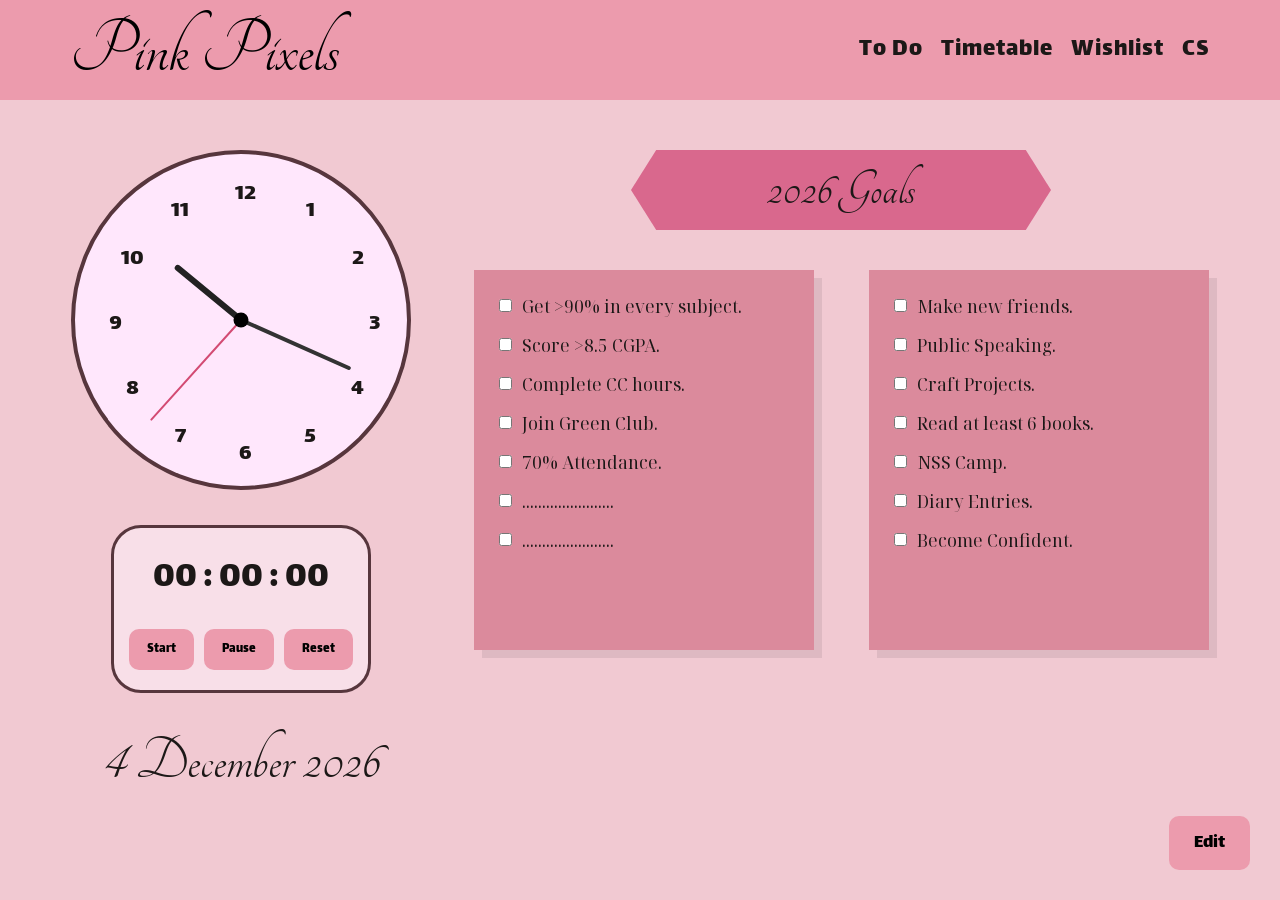
<file: index.html>
<!DOCTYPE html>
<html lang="en">
<head>
    <meta charset="UTF-8">
    <meta name="viewport" content="width=device-width, initial-scale=1.0">

    <title>Pink Pixels</title>

    <!-- Google Fonts -->
    <link rel="preconnect" href="https://fonts.googleapis.com">
    <link rel="preconnect" href="https://fonts.gstatic.com" crossorigin>

    <link href="https://fonts.googleapis.com/css2?family=Lalezar&family=Noto+Serif+Display:wght@400;600;700&family=Tangerine:wght@700&display=swap" rel="stylesheet">

    <!-- CSS -->
    <link rel="stylesheet" href="style.css">
    <link rel="stylesheet" href="navbar.css">
    <link rel="stylesheet" href="home.css">
</head>

<body>

    <!-- ================= NAVBAR ================= -->

    <header class="navbar">

        <a href="index.html" class="logo">
            Pink Pixels
        </a>

        <nav>
            <ul class="nav-links">
                <li><a href="todo.html">To Do</a></li>
                <li><a href="timetable.html">Timetable</a></li>
                <li><a href="wishlist.html">Wishlist</a></li>
                <li><a href="cs.html">CS</a></li>
            </ul>
        </nav>

    </header>

    <!-- ================= MAIN ================= -->

    <main class="home-container">

        <!-- LEFT -->

        <section class="left-panel">

            <!-- Analog Clock -->

            <div class="clock-container">
                <div id="analogClock"></div>
            </div>

            <!-- Stopwatch -->

            <div class="stopwatch-container">

                <div id="stopwatchDisplay">
                    00 : 00 : 00
                </div>

                <div class="stopwatch-buttons">
                    <button id="startBtn">Start</button>
                    <button id="pauseBtn">Pause</button>
                    <button id="resetBtn">Reset</button>
                </div>

            </div>

            <!-- Date -->

            <h2 id="currentDate">
                dd month yyyy
            </h2>

        </section>

        <!-- RIGHT -->

        <section class="right-panel">

            <div class="goals-banner">
                <h2 id="goalYear">
                    yyyy Goals
                </h2>
            </div>

            <div class="goal-wrapper">

                <!-- Card 1 -->

                <div class="goal-card">

                    <ul>

                        <li>
                            <input type="checkbox" data-id="home-goal-1">
                            <span class="editable" data-id="goal1"> Get &gt;90% in every subject.</span>
                        </li>

                        <li>
                            <input type="checkbox">
                            <span class="editable" data-id="goal2">Score &gt;8.5 CGPA.</span>
                        </li>

                        <li>
                            <input type="checkbox">
                            <span class="editable" data-id="goal3">Complete CC hours.</span>
                        </li>

                        <li>
                            <input type="checkbox">
                            <span class="editable" data-id="goal4">Join Green Club.</span>
                        </li>

                        <li>
                            <input type="checkbox">
                            <span class="editable" data-id="goal5">70% Attendance.</span>
                        </li>

                        <li>
                            <input type="checkbox">
                            <span class="editable" data-id="goal6">.......................</span>
                        </li>

                        <li>
                            <input type="checkbox">
                            <span class="editable" data-id="goal7">.......................</span>
                        </li>

                    </ul>

                </div>

                <!-- Card 2 -->

                <div class="goal-card">

                    <ul>

                        <li>
                            <input type="checkbox">
                            <span class="editable" data-id="goal8">Make new friends.</span>
                        </li>

                        <li>
                            <input type="checkbox">
                            <span class="editable" data-id="goal9">Public Speaking.</span>
                        </li>

                        <li>
                            <input type="checkbox">
                            <span class="editable" data-id="goal10">Craft Projects.</span>
                        </li>

                        <li>
                            <input type="checkbox">
                            <span class="editable" data-id="goal11">Read at least 6 books.</span>
                        </li>

                        <li>
                            <input type="checkbox">
                            <span class="editable" data-id="goal12">NSS Camp.</span>
                        </li>

                        <li>
                            <input type="checkbox">
                            <span class="editable" data-id="goal13">Diary Entries.</span>
                        </li>

                        <li>
                            <input type="checkbox">
                            <span class="editable" data-id="goal14">Become Confident.</span>
                        </li>

                    </ul>

                </div>

            </div>

            <!-- Edit Button -->

            <button id="editBtn">
                Edit
            </button>

        </section>

    </main>

    <!-- JS -->

    <script src="navigation.js"></script>
    <script src="clock.js"></script>
    <script src="stopwatch.js"></script>
    <script src="editable.js"></script>
    <script src="storage.js"></script>

</body>
</html>
</file>
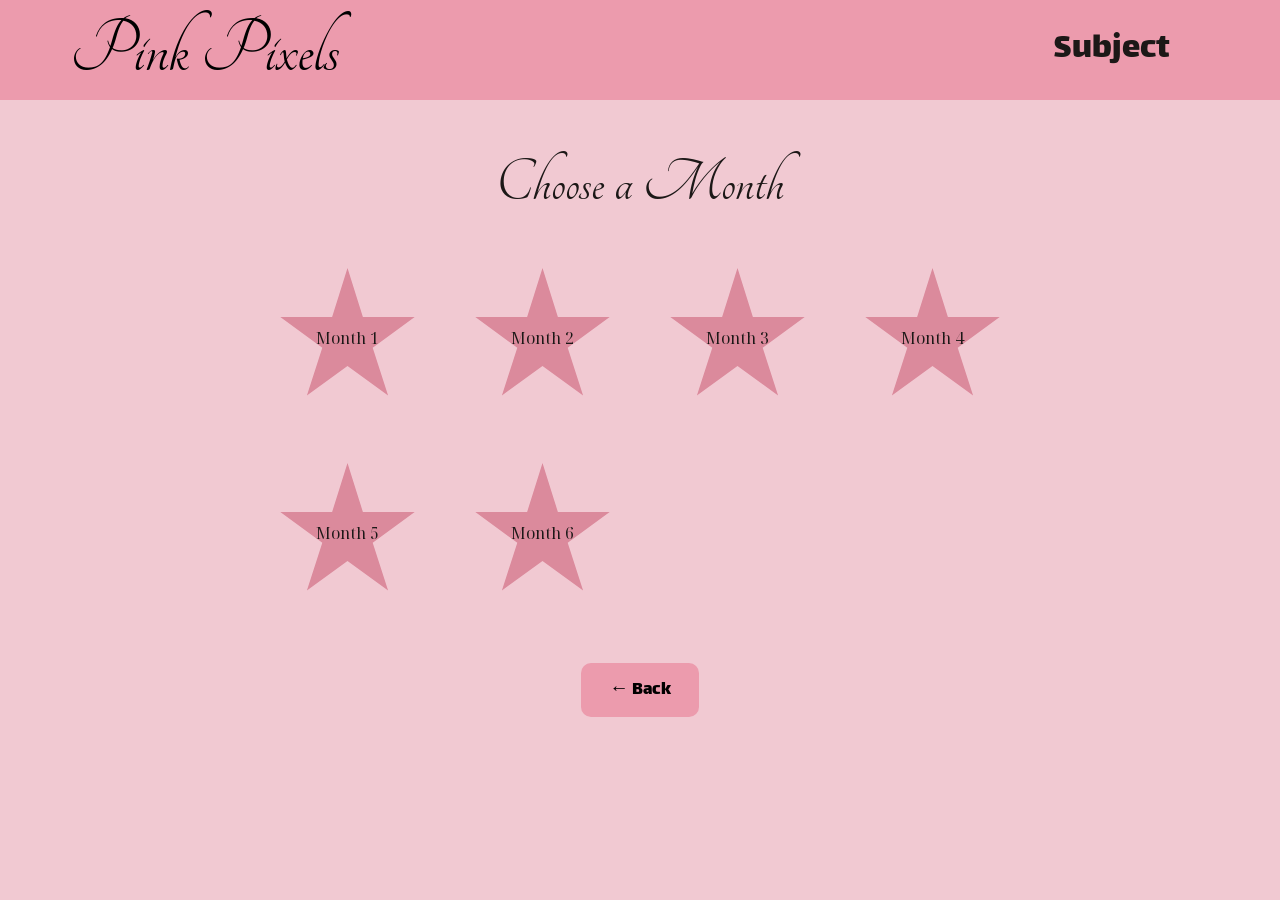
<file: months.html>
<!DOCTYPE html>
<html lang="en">

<head>

    <meta charset="UTF-8">
    <meta name="viewport" content="width=device-width, initial-scale=1.0">

    <title>Pink Pixels | Months</title>

    <!-- Fonts -->

    <link rel="preconnect" href="https://fonts.googleapis.com">
    <link rel="preconnect" href="https://fonts.gstatic.com" crossorigin>

    <link href="https://fonts.googleapis.com/css2?family=Lalezar&family=Noto+Serif+Display:wght@400;600;700&family=Tangerine:wght@700&display=swap" rel="stylesheet">

    <!-- CSS -->

    <link rel="stylesheet" href="style.css">
    <link rel="stylesheet" href="navbar.css">
    <link rel="stylesheet" href="subject.css">
    <style>
        .star{

    width:140px;
    height:140px;

    background:var(--card);

    clip-path:polygon(
        50% 0%,
        61% 35%,
        98% 35%,
        68% 57%,
        79% 91%,
        50% 70%,
        21% 91%,
        32% 57%,
        2% 35%,
        39% 35%
    );

    display:flex;

    justify-content:center;

    align-items:center;

    text-align:center;

    padding:18px;

    box-shadow:6px 6px rgba(0,0,0,.08);

}
    </style>

</head>

<body>

<header class="navbar">

    <a href="index.html" class="logo">
        Pink Pixels
    </a>

    <div class="subject-heading">

        <h1 id="subjectTitle">
            Subject
        </h1>

    </div>

</header>

<main class="months-page">

    <h2 class="page-title">
        Choose a Month
    </h2>

    <div class="months-grid">

        <div class="month-card" data-month="June">
            <div class="star">
                <span>Month 1</span>
            </div>
        </div>

        <div class="month-card" data-month="July">
            <div class="star">
                <span>Month 2</span>
            </div>
        </div>

        <div class="month-card" data-month="August">
            <div class="star">
                <span>Month 3</span>
            </div>
        </div>

        <div class="month-card" data-month="September">
            <div class="star">
                <span>Month 4</span>
            </div>
        </div>

        <div class="month-card" data-month="October">
            <div class="star">
                <span>Month 5</span>
            </div>
        </div>
        <div class="month-card" data-month="November">
            <div class="star">
                <span>Month 6</span>
            </div>
        </div>

      
    </div>

    <button class="back-btn" onclick="history.back()">
        ← Back
    </button>

</main>

<script src="subjects.js"></script>

</body>

</html>
</file>
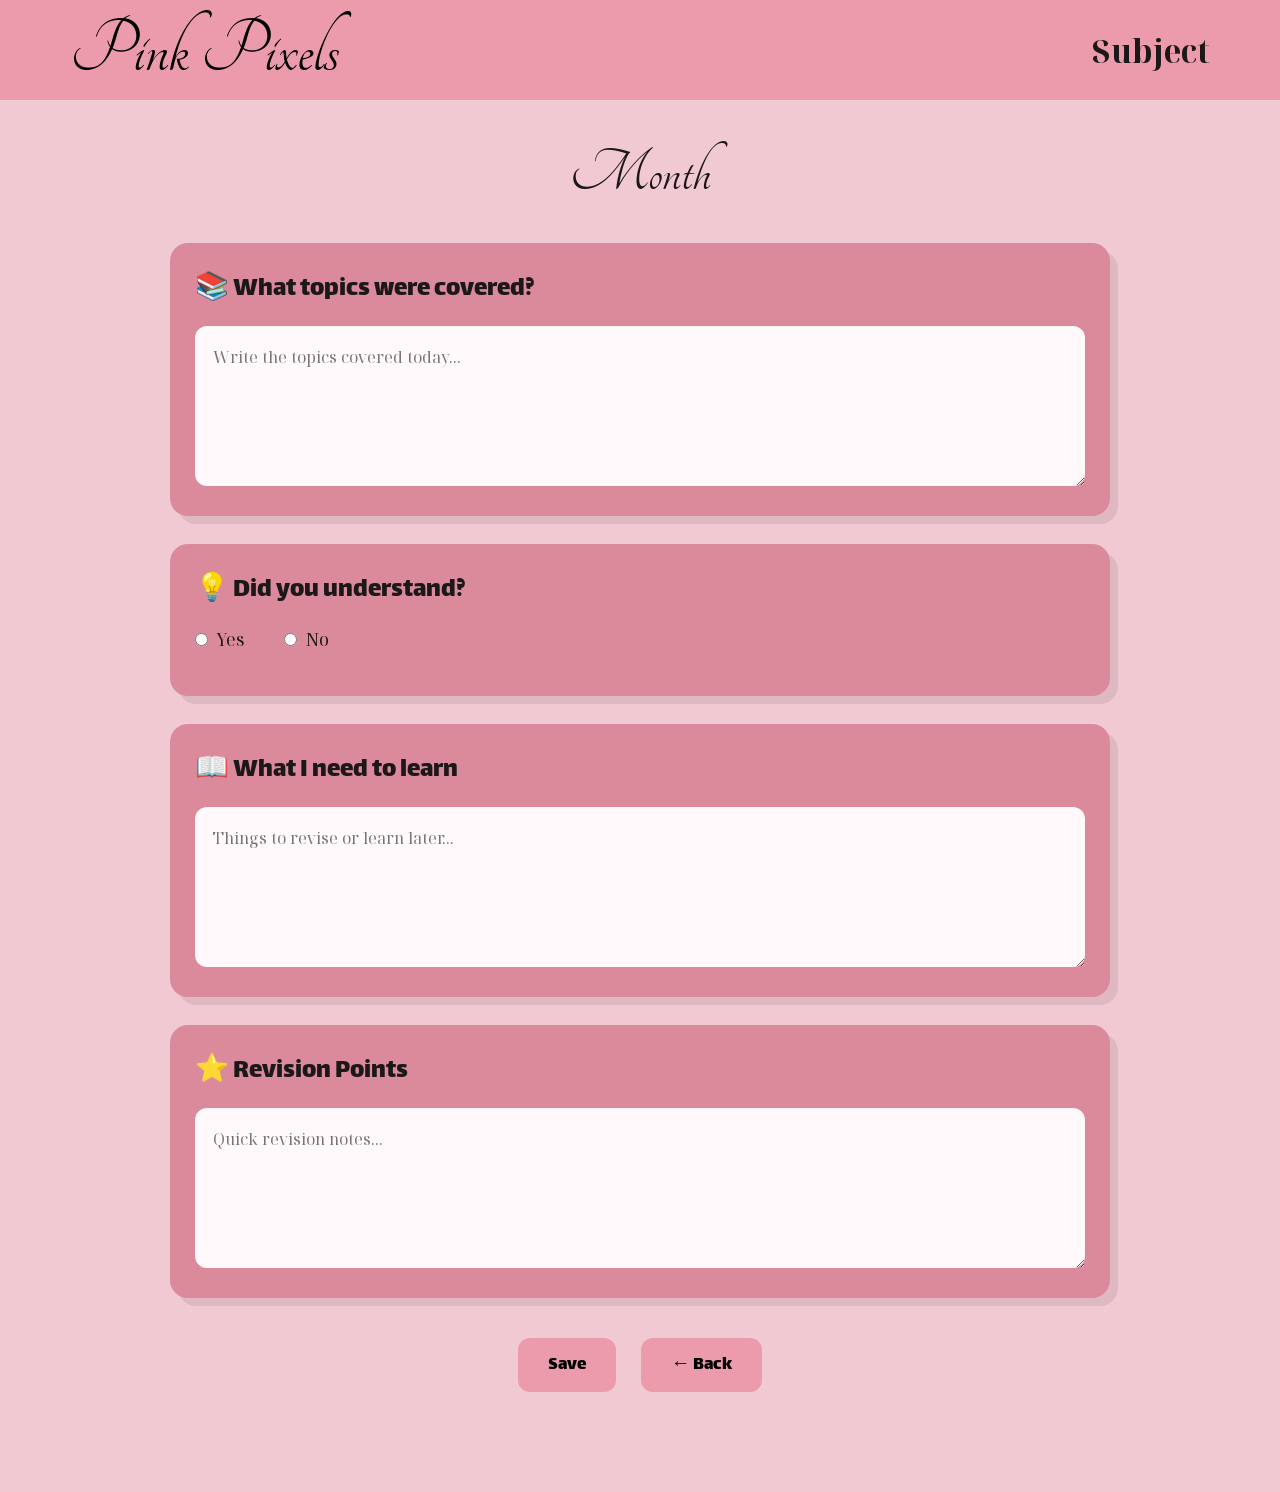
<file: notes.html>
<!DOCTYPE html>
<html lang="en">

<head>

    <meta charset="UTF-8">
    <meta name="viewport" content="width=device-width, initial-scale=1.0">

    <title>Pink Pixels | Notes</title>

    <link rel="preconnect" href="https://fonts.googleapis.com">
    <link rel="preconnect" href="https://fonts.gstatic.com" crossorigin>

    <link href="https://fonts.googleapis.com/css2?family=Lalezar&family=Noto+Serif+Display:wght@400;600;700&family=Tangerine:wght@700&display=swap" rel="stylesheet">

    <link rel="stylesheet" href="style.css">
    <link rel="stylesheet" href="navbar.css">
    <link rel="stylesheet" href="notes.css">

</head>

<body>

<header class="navbar">

    <a href="index.html" class="logo">
        Pink Pixels
    </a>

    <div class="subject-heading">

        <h1 id="subjectTitle">
            Subject
        </h1>

    </div>

</header>

<main class="notes-page">

<h2 id="monthTitle">
Month
</h2>

<div class="note-section">

<h3>📚 What topics were covered?</h3>

<textarea
id="topics"
placeholder="Write the topics covered today..."></textarea>

</div>


<div class="note-section">

<h3>💡 Did you understand?</h3>

<div class="radio-group">

<label>

<input type="radio"
name="understood"
value="yes">

Yes

</label>

<label>

<input type="radio"
name="understood"
value="no">

No

</label>

</div>

<div id="understoodBox">

<h3>✨ What did you understand?</h3>

<textarea
id="understoodText"
placeholder="Explain in your own words..."></textarea>

</div>

</div>


<div class="note-section">

<h3>📖 What I need to learn</h3>

<textarea
id="learn"
placeholder="Things to revise or learn later..."></textarea>

</div>


<div class="note-section">

<h3>⭐ Revision Points</h3>

<textarea
id="revision"
placeholder="Quick revision notes..."></textarea>

</div>

<div class="buttons">

<button id="saveBtn">

Save

</button>

<button
class="back-btn"
onclick="history.back()">

← Back

</button>

</div>

</main>

<script src="notes.js"></script>

</body>

</html>
</file>
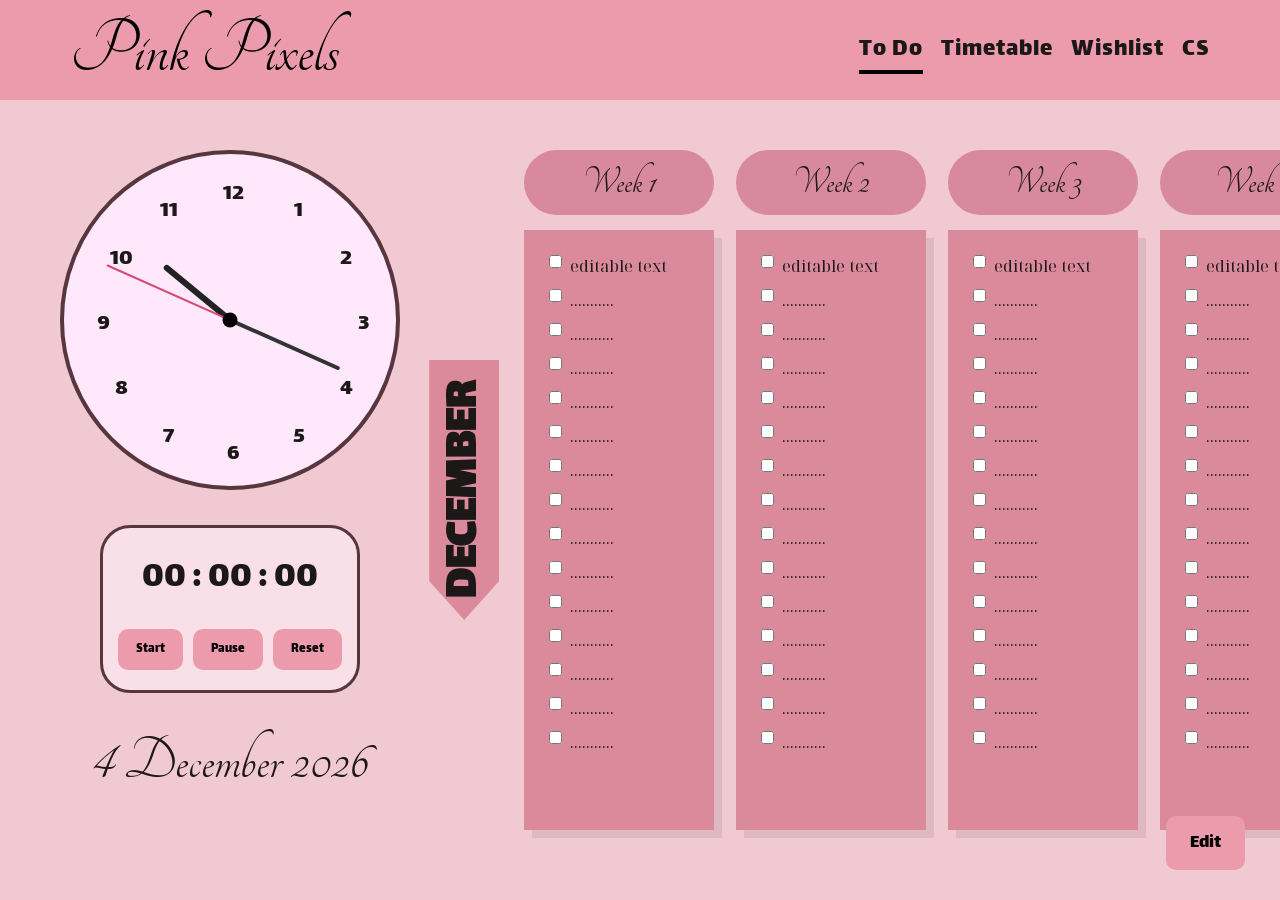
<file: todo.html>
<!DOCTYPE html>
<html lang="en">

<head>

    <meta charset="UTF-8">
    <meta name="viewport" content="width=device-width, initial-scale=1.0">

    <title>Pink Pixels | To Do</title>

    <!-- Google Fonts -->

    <link rel="preconnect" href="https://fonts.googleapis.com">
    <link rel="preconnect" href="https://fonts.gstatic.com" crossorigin>

    <link href="https://fonts.googleapis.com/css2?family=Lalezar&family=Noto+Serif+Display:wght@400;600;700&family=Tangerine:wght@700&display=swap" rel="stylesheet">

    <!-- CSS -->

    <link rel="stylesheet" href="style.css">
    <link rel="stylesheet" href="navbar.css">
    <link rel="stylesheet" href="todo.css">

</head>

<body>

<header class="navbar">

    <a href="index.html" class="logo">
        Pink Pixels
    </a>

    <nav>

        <ul class="nav-links">

            <li><a href="todo.html">To Do</a></li>
            <li><a href="timetable.html">Timetable</a></li>
            <li><a href="wishlist.html">Wishlist</a></li>
            <li><a href="cs.html">CS</a></li>

        </ul>

    </nav>

</header>

<main class="todo-container">

<!-- LEFT PANEL -->

<section class="left-panel">

<div class="clock-container">
<div id="analogClock"></div>
</div>

<div class="stopwatch-container">

<div id="stopwatchDisplay">
00 : 00 : 00
</div>

<div class="stopwatch-buttons">

<button id="startBtn">Start</button>
<button id="pauseBtn">Pause</button>
<button id="resetBtn">Reset</button>

</div>

</div>

<h2 id="currentDate">
dd month yyyy
</h2>

</section>

<!-- RIGHT PANEL -->

<section class="right-panel">

<div class="month-banner">

    <h2 id="currentMonth">
        Month
    </h2>

</div>

<div class="weeks">

<!-- Week 1 -->

<div class="week">

<div class="week-title">
Week 1
</div>

<ul>

<li><input type="checkbox" data-id="todo-w1-1"><span class="editable" data-id="w1-1">editable text</span></li>
<li><input type="checkbox" data-id="todo-w1-2"><span class="editable" data-id="w1-2">...........</span></li>
<li><input type="checkbox" data-id="todo-w1-3"><span class="editable" data-id="w1-3">...........</span></li>
<li><input type="checkbox" data-id="todo-w1-4"><span class="editable" data-id="w1-4">...........</span></li>
<li><input type="checkbox" data-id="todo-w1-5"><span class="editable" data-id="w1-5">...........</span></li>
<li><input type="checkbox" data-id="todo-w1-6"><span class="editable" data-id="w1-6">...........</span></li>
<li><input type="checkbox" data-id="todo-w1-7"><span class="editable" data-id="w1-7">...........</span></li>
<li><input type="checkbox" data-id="todo-w1-8"><span class="editable" data-id="w1-8">...........</span></li>
<li><input type="checkbox" data-id="todo-w1-9"><span class="editable" data-id="w1-9">...........</span></li>
<li><input type="checkbox" data-id="todo-w1-10"><span class="editable" data-id="w1-10">...........</span></li>
<li><input type="checkbox" data-id="todo-w1-11"><span class="editable" data-id="w1-11">...........</span></li>
<li><input type="checkbox" data-id="todo-w1-12"><span class="editable" data-id="w1-12">...........</span></li>
<li><input type="checkbox" data-id="todo-w1-13"><span class="editable" data-id="w1-13">...........</span></li>
<li><input type="checkbox" data-id="todo-w1-14"><span class="editable" data-id="w1-14">...........</span></li>
<li><input type="checkbox" data-id="todo-w1-15"><span class="editable" data-id="w1-15">...........</span></li>
</ul>

</div>

<!-- Week 2 -->

<div class="week">

<div class="week-title">
Week 2
</div>

<ul>

<li><input type="checkbox" data-id="todo-w2-1"><span class="editable" data-id="w2-1">editable text</span></li>
<li><input type="checkbox" data-id="todo-w2-2"><span class="editable" data-id="w2-2">...........</span></li>
<li><input type="checkbox" data-id="todo-w2-3"><span class="editable" data-id="w2-3">...........</span></li>
<li><input type="checkbox" data-id="todo-w2-4"><span class="editable" data-id="w2-4">...........</span></li>
<li><input type="checkbox" data-id="todo-w2-5"><span class="editable" data-id="w2-5">...........</span></li>
<li><input type="checkbox" data-id="todo-w2-6"><span class="editable" data-id="w2-6">...........</span></li>
<li><input type="checkbox" data-id="todo-w2-7"><span class="editable" data-id="w2-7">...........</span></li>
<li><input type="checkbox" data-id="todo-w2-8"><span class="editable" data-id="w2-8">...........</span></li>
<li><input type="checkbox" data-id="todo-w2-9"><span class="editable" data-id="w2-9">...........</span></li>
<li><input type="checkbox" data-id="todo-w2-10"><span class="editable" data-id="w2-10">...........</span></li>
<li><input type="checkbox" data-id="todo-w2-11"><span class="editable" data-id="w2-11">...........</span></li>
<li><input type="checkbox" data-id="todo-w2-12"><span class="editable" data-id="w2-12">...........</span></li>
<li><input type="checkbox" data-id="todo-w2-13"><span class="editable" data-id="w2-13">...........</span></li>
<li><input type="checkbox" data-id="todo-w2-14"><span class="editable" data-id="w2-14">...........</span></li>
<li><input type="checkbox" data-id="todo-w2-15"><span class="editable" data-id="w2-15">...........</span></li>

</ul>

</div>

<!-- Week 3 -->

<div class="week">

<div class="week-title">
Week 3
</div>

<ul>

<li><input type="checkbox" data-id="todo-w3-1"><span class="editable" data-id="w3-1">editable text</span></li>
<li><input type="checkbox" data-id="todo-w3-2"><span class="editable" data-id="w3-2">...........</span></li>
<li><input type="checkbox" data-id="todo-w3-3"><span class="editable" data-id="w3-3">...........</span></li>
<li><input type="checkbox" data-id="todo-w3-4"><span class="editable" data-id="w3-4">...........</span></li>
<li><input type="checkbox" data-id="todo-w3-5"><span class="editable" data-id="w3-5">...........</span></li>
<li><input type="checkbox" data-id="todo-w3-6"><span class="editable" data-id="w3-6">...........</span></li>
<li><input type="checkbox" data-id="todo-w3-7"><span class="editable" data-id="w3-7">...........</span></li>
<li><input type="checkbox" data-id="todo-w3-8"><span class="editable" data-id="w3-8">...........</span></li>
<li><input type="checkbox" data-id="todo-w3-9"><span class="editable" data-id="w3-9">...........</span></li>
<li><input type="checkbox" data-id="todo-w3-10"><span class="editable" data-id="w3-10">...........</span></li>
<li><input type="checkbox" data-id="todo-w3-11"><span class="editable" data-id="w3-11">...........</span></li>
<li><input type="checkbox" data-id="todo-w3-12"><span class="editable" data-id="w3-12">...........</span></li>
<li><input type="checkbox" data-id="todo-w3-13"><span class="editable" data-id="w3-13">...........</span></li>
<li><input type="checkbox" data-id="todo-w3-14"><span class="editable" data-id="w3-14">...........</span></li>
<li><input type="checkbox" data-id="todo-w3-15"><span class="editable" data-id="w3-15">...........</span></li>
</ul>

</div>

<!-- Week 4 -->

<div class="week">

<div class="week-title">
Week 4
</div>

<ul>

<li><input type="checkbox" data-id="todo-w4-1"><span class="editable" data-id="w4-1">editable text</span></li>
<li><input type="checkbox" data-id="todo-w4-2"><span class="editable" data-id="w4-2">...........</span></li>
<li><input type="checkbox" data-id="todo-w4-3"><span class="editable" data-id="w4-3">...........</span></li>
<li><input type="checkbox" data-id="todo-w4-4"><span class="editable" data-id="w4-4">...........</span></li>
<li><input type="checkbox" data-id="todo-w4-5"><span class="editable" data-id="w4-5">...........</span></li>
<li><input type="checkbox" data-id="todo-w4-6"><span class="editable" data-id="w4-6">...........</span></li>
<li><input type="checkbox" data-id="todo-w4-7"><span class="editable" data-id="w4-7">...........</span></li>
<li><input type="checkbox" data-id="todo-w4-8"><span class="editable" data-id="w4-8">...........</span></li>
<li><input type="checkbox" data-id="todo-w4-9"><span class="editable" data-id="w4-9">...........</span></li>
<li><input type="checkbox" data-id="todo-w4-10"><span class="editable" data-id="w4-10">...........</span></li>
<li><input type="checkbox" data-id="todo-w4-11"><span class="editable" data-id="w4-11">...........</span></li>
<li><input type="checkbox" data-id="todo-w4-12"><span class="editable" data-id="w4-12">...........</span></li>
<li><input type="checkbox" data-id="todo-w4-13"><span class="editable" data-id="w4-13">...........</span></li>
<li><input type="checkbox" data-id="todo-w4-14"><span class="editable" data-id="w4-14">...........</span></li>
<li><input type="checkbox" data-id="todo-w4-15"><span class="editable" data-id="w4-15">...........</span></li>
</ul>

</div>

</div>

<button id="editBtn">
Edit
</button>

</section>

</main>

<script src="navigation.js"></script>
<script src="clock.js"></script>
<script src="stopwatch.js"></script>
<script src="editable.js"></script>
<script src="storage.js"></script>

</body>
</html>
</file>
<file: style.css>
/* ==========================
   ROOT VARIABLES
========================== */

:root{

    --bg:#f1c9d2;
    --navbar:#ec9bad;
    --card:#db8a9c;
    --accent:#ffe7fc;
    --text:#1c1817;
    --border:#57363d;

    --logo-font:"Tangerine",cursive;
    --heading-font:"Lalezar",cursive;
    --body-font:"Noto Serif Display",serif;

}

/* ==========================
   RESET
========================== */

*{
    margin:0;
    padding:0;
    box-sizing:border-box;
}

body{

    background:var(--bg);
    color:var(--text);
    font-family:var(--body-font);

}

a{

    text-decoration:none;
    color:inherit;

}

ul{

    list-style:none;

}

button{

    cursor:pointer;
    border:none;
    font-family:var(--heading-font);

}

img{

    max-width:100%;
    display:block;

}

.editable{

    outline:none;

}

/* ==========================
   CLOCK
========================== */

.clock-container{

    width:340px;
    height:340px;

    border:4px solid var(--border);
    border-radius:50%;

    background:var(--accent);

    position:relative;

}

#analogClock{

    width:100%;
    height:100%;

    position:relative;

}

.number{

    position:absolute;

    font-family:var(--heading-font);

    font-size:1.5rem;

    transform:translate(-50%,-50%);

}

.hand{

    position:absolute;

    left:50%;
    bottom:50%;

    transform-origin:bottom center;

    border-radius:10px;

}

#hour{

    width:6px;
    height:85px;

    background:#222;

}

#minute{

    width:4px;
    height:120px;

    background:#333;

}

#second{

    width:2px;
    height:135px;

    background:#d34b73;

}

#analogClock::after{

    content:"";

    position:absolute;

    left:50%;
    top:50%;

    transform:translate(-50%,-50%);

    width:15px;
    height:15px;

    border-radius:50%;

    background:black;

}

/* ==========================
   STOPWATCH
========================== */

.stopwatch-container{

    width:260px;

    background:#f8dfe8;

    border:3px solid var(--border);

    border-radius:30px;

    padding:20px;

    text-align:center;

}

#stopwatchDisplay{

    font-family:var(--heading-font);

    font-size:2.4rem;

    margin-bottom:20px;

}

.stopwatch-buttons{

    display:flex;

    justify-content:center;

    gap:10px;

}

.stopwatch-buttons button{

    background:var(--navbar);

    padding:10px 18px;

    border-radius:10px;

    transition:.2s;

}

.stopwatch-buttons button:hover{

    background:#d66f8e;

}

/* ==========================
   DATE
========================== */

#currentDate{

    font-family:var(--logo-font);

    font-size:4rem;

    font-weight:normal;

}

/* ==========================
   EDIT BUTTON
========================== */

#editBtn{

    position:fixed;

    right:30px;
    bottom:30px;

    padding:12px 25px;

    border-radius:10px;

    background:var(--navbar);

    font-size:1.2rem;

}

#editBtn:hover{

    background:#d66f8e;

}

/* ==========================
   SCROLLBAR
========================== */

::-webkit-scrollbar{

    width:10px;

}

::-webkit-scrollbar-track{

    background:#efbfd0;

}

::-webkit-scrollbar-thumb{

    background:#db8a9c;

    border-radius:20px;

}

::-webkit-scrollbar-thumb:hover{

    background:#c96b89;

}
</file>
<file: navbar.css>
/* ===========================
   NAVBAR
=========================== */

.navbar{

    width:100%;
    height:100px;

    background:var(--navbar);

    display:flex;
    justify-content:space-between;
    align-items:center;

    padding:0 70px;

}


/* ===========================
   LOGO
=========================== */

.logo{

    font-family:var(--logo-font);
    font-size:5rem;
    color:black;

}


/* ===========================
   NAVIGATION
=========================== */

.nav-links{

    display:flex;
    gap:18px;

}


.nav-links li a{

    font-family:var(--heading-font);

    font-size:1.55rem;

    letter-spacing:1px;

    transition:.25s;

}


.nav-links li a:hover{

    color:white;

}


/* ===========================
   ACTIVE PAGE
=========================== */

.nav-links li a.active{

    border-bottom:4px solid black;

}


/* ===========================
   RESPONSIVE
=========================== */

@media(max-width:1000px){

    .navbar{

        flex-direction:column;
        height:auto;

        gap:20px;

        padding:25px;

    }

}
</file>
<file: home.css>
/* ==========================
   HOME LAYOUT
========================== */

.home-container{

    display:flex;
    justify-content:space-between;
    align-items:flex-start;

    gap:60px;

    padding:50px 70px;

}

/* ==========================
   LEFT PANEL
========================== */

.left-panel{

    width:30%;

    display:flex;
    flex-direction:column;
    align-items:center;
    justify-content:center;

    gap:35px;

}

/* ==========================
   RIGHT PANEL
========================== */

.right-panel{

    flex:1;

    display:flex;
    flex-direction:column;
    align-items:center;

    gap:40px;

}

/* ==========================
   GOALS RIBBON
========================== */

.goals-banner{

    width:420px;
    height:80px;

    background:#d9688d;

    clip-path:polygon(
        0 50%,
        6% 0,
        94% 0,
        100% 50%,
        94% 100%,
        6% 100%
    );

    display:flex;
    justify-content:center;
    align-items:center;

}

#goalYear{

    font-family:var(--logo-font);

    font-size:3.3rem;

    font-weight:normal;

}

/* ==========================
   GOAL CARDS
========================== */

.goal-wrapper{

    display:flex;

    justify-content:center;

    gap:55px;

    width:100%;

}

.goal-card{

    width:340px;

    min-height:380px;

    background:var(--card);

    padding:25px;

    box-shadow:8px 8px rgba(0,0,0,.08);

}

.goal-card ul{

    display:flex;
    flex-direction:column;

    gap:16px;

}

.goal-card li{

    display:flex;

    align-items:flex-start;

    gap:10px;

    font-size:1.08rem;

}

.goal-card input{

    margin-top:4px;

}

/* ==========================
   RESPONSIVE
========================== */

@media(max-width:1200px){

    .home-container{

        flex-direction:column;
        align-items:center;

    }

    .left-panel{

        width:100%;

    }

    .goal-wrapper{

        flex-direction:column;
        align-items:center;

    }

}
</file>
<file: subject.css>
/* ===========================
   SUBJECT HEADER
=========================== */

.subject-heading{

    margin-right:40px;

}

#subjectTitle{

    font-family:var(--heading-font);
    font-size:2.3rem;
    font-weight:normal;

}

/* ===========================
   PAGE
=========================== */

.months-page{

    padding:50px 70px;

    display:flex;
    flex-direction:column;
    align-items:center;

}

/* ===========================
   TITLE
=========================== */

.page-title{

    font-family:var(--logo-font);

    font-size:4rem;

    font-weight:normal;

    margin-bottom:50px;

}

/* ===========================
   GRID
=========================== */

.months-grid{

    display:grid;

    grid-template-columns:repeat(4,1fr);

    gap:55px;

}

/* ===========================
   STAR CARD
=========================== */

.month-card{

    cursor:pointer;

    transition:.25s;

}

.month-card:hover{

    transform:scale(1.08);

}

/* ===========================
   STAR
=========================== */

.star{

    width:140px;
    height:140px;

    background:var(--card);

    clip-path:polygon(
        50% 0%,
        61% 35%,
        98% 35%,
        68% 57%,
        79% 91%,
        50% 70%,
        21% 91%,
        32% 57%,
        2% 35%,
        39% 35%
    );

    display:flex;

    justify-content:center;

    align-items:center;

    text-align:center;

    padding:18px;

    box-shadow:6px 6px rgba(0,0,0,.08);

}

/* ===========================
   MONTH NAME
=========================== */

.star span{

    font-family:var(--body-font);

    font-size:1rem;

    line-height:1.3;

}

/* ===========================
   BACK BUTTON
=========================== */

.back-btn{

    margin-top:60px;

    background:var(--navbar);

    padding:12px 28px;

    border-radius:10px;

    font-size:1.2rem;

    transition:.2s;

}

.back-btn:hover{

    background:#d66f8e;

}

/* ===========================
   RESPONSIVE
=========================== */

@media(max-width:1000px){

    .months-grid{

        grid-template-columns:repeat(3,1fr);

    }

}

@media(max-width:700px){

    .months-grid{

        grid-template-columns:repeat(2,1fr);

    }

}

@media(max-width:500px){

    .months-grid{

        grid-template-columns:1fr;

    }

}
</file>
<file: notes.css>
/* ===========================
   NOTES PAGE
=========================== */

.notes-page{

    max-width:1000px;

    margin:40px auto;

    padding:0 30px 60px;

}

/* ===========================
   SUBJECT & MONTH
=========================== */

#monthTitle{

    font-family:var(--logo-font);

    font-size:4rem;

    font-weight:normal;

    text-align:center;

    margin-bottom:35px;

}

/* ===========================
   NOTE CARDS
=========================== */

.note-section{

    background:var(--card);

    padding:25px;

    border-radius:18px;

    margin-bottom:28px;

    box-shadow:8px 8px rgba(0,0,0,.08);

}

.note-section h3{

    font-family:var(--heading-font);

    font-size:1.7rem;

    font-weight:normal;

    margin-bottom:15px;

}

/* ===========================
   TEXTAREA
=========================== */

textarea{

    width:100%;

    min-height:160px;

    resize:vertical;

    padding:18px;

    border:none;

    border-radius:12px;

    background:#fff9fc;

    font-family:var(--body-font);

    font-size:1rem;

    line-height:1.7;

    outline:none;

}

textarea:focus{

    box-shadow:0 0 0 3px rgba(236,155,173,.45);

}

/* ===========================
   RADIO BUTTONS
=========================== */

.radio-group{

    display:flex;

    gap:40px;

    margin-bottom:20px;

    font-size:1.1rem;

}

.radio-group label{

    display:flex;

    align-items:center;

    gap:8px;

}

/* ===========================
   UNDERSTOOD BOX
=========================== */

#understoodBox{

    display:none;

    margin-top:20px;

}

/* ===========================
   BUTTONS
=========================== */

.buttons{

    display:flex;

    justify-content:center;

    gap:25px;

    margin-top:40px;

}

#saveBtn,
.back-btn{

    background:var(--navbar);

    padding:12px 30px;

    border:none;

    border-radius:12px;

    font-size:1.2rem;

    font-family:var(--heading-font);

    cursor:pointer;

    transition:.2s;

}

#saveBtn:hover,
.back-btn:hover{

    background:#d66f8e;

    transform:translateY(-2px);

}
</file>
<file: todo.css>
.todo-container{

display:flex;
justify-content:space-between;
align-items:flex-start;

padding:50px 70px;

gap:40px;

}

.left-panel{

width:28%;

display:flex;
flex-direction:column;
align-items:center;

gap:35px;

}

.right-panel{

flex:1;

display:flex;
align-items:center;

gap:25px;

}

.month-banner{

width:70px;
height:260px;

background:var(--card);

display:flex;
justify-content:center;
align-items:center;

clip-path:polygon(0 0,100% 0,100% 85%,50% 100%,0 85%);

}

.month-banner h2{

writing-mode:vertical-rl;

transform:rotate(180deg);

font-family:var(--heading-font);

font-size:3rem;

}

.weeks{

display:flex;

gap:22px;

}

.week{

display:flex;
flex-direction:column;
align-items:center;

gap:15px;

}

.week-title{

width:190px;
height:65px;

border-radius:40px;

background:#d8899e;

display:flex;
justify-content:center;
align-items:center;

font-family:var(--logo-font);

font-size:2.5rem;

}

.week ul{

width:190px;

min-height:600px;

background:var(--card);

padding:25px;

box-shadow:8px 8px rgba(0,0,0,.08);

display:flex;

flex-direction:column;

gap:12px;

}

.week li{

display:flex;

gap:8px;

align-items:flex-start;

font-size:1rem;

}

#editBtn{

position:fixed;

bottom:30px;

right:35px;

background:var(--navbar);

padding:12px 24px;

border-radius:10px;

font-size:1.2rem;

}
</file>
